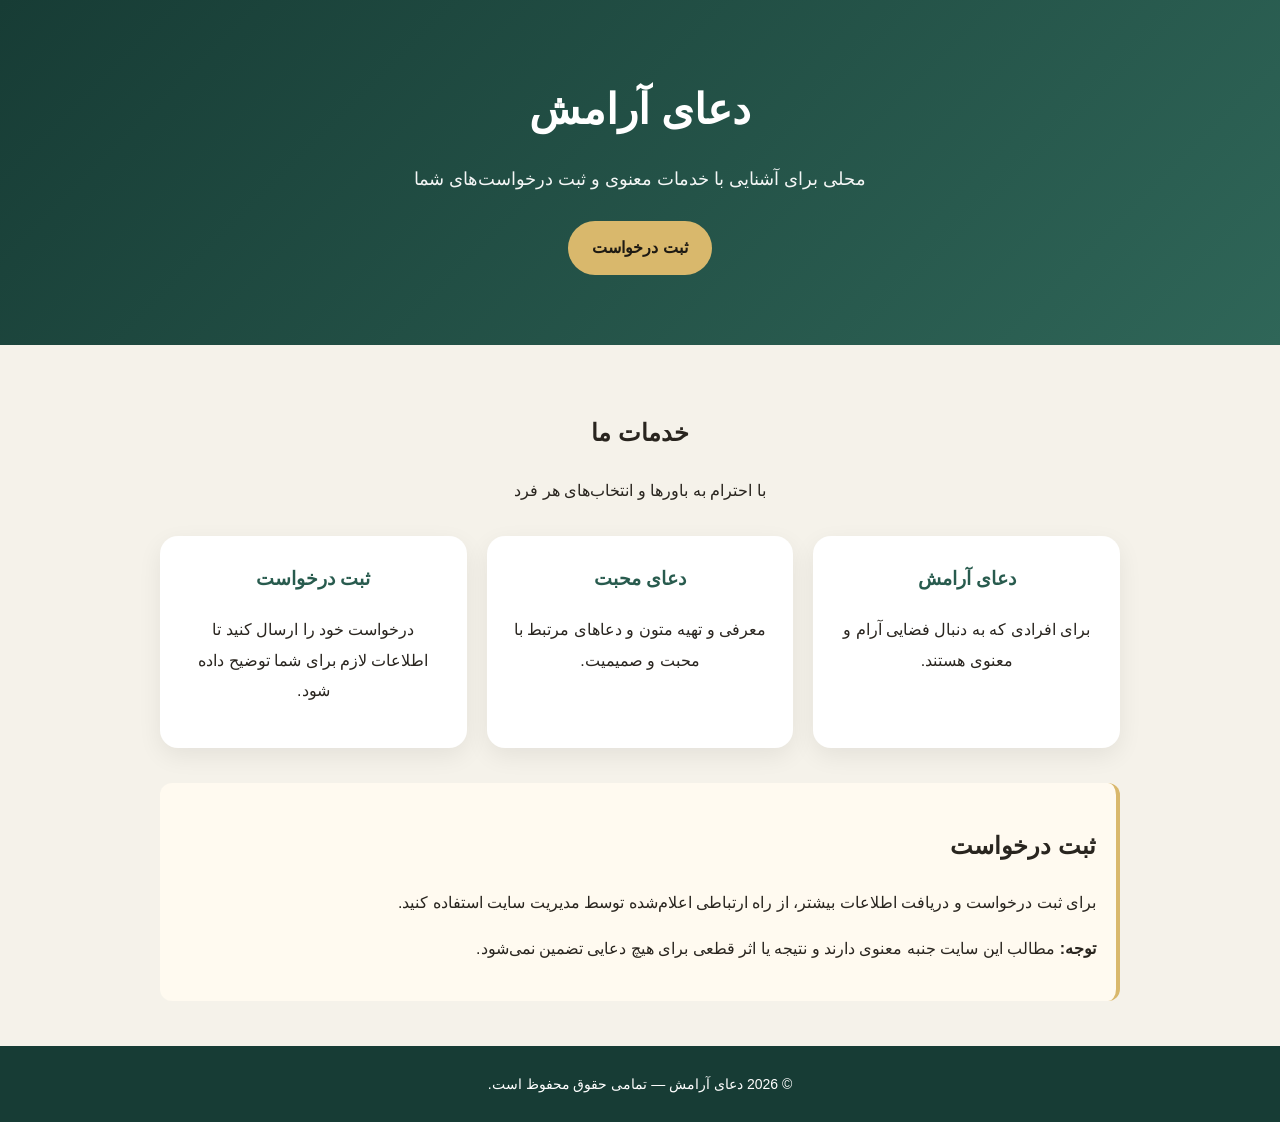
<file: index.html>
<!DOCTYPE html>
<html lang="fa" dir="rtl">
<head>
  <meta charset="UTF-8">
  <meta name="viewport" content="width=device-width, initial-scale=1.0">
  <title>دعای آرامش</title>
  <meta name="description" content="دعای آرامش - معرفی خدمات و ثبت درخواست">
  <style>
    * { box-sizing: border-box; }
    body {
      margin: 0;
      font-family: Tahoma, Arial, sans-serif;
      background: #f5f2ea;
      color: #29251f;
      line-height: 1.9;
    }
    header {
      background: linear-gradient(135deg, #173c35, #2f6658);
      color: white;
      padding: 70px 20px;
      text-align: center;
    }
    header h1 { margin: 0 0 12px; font-size: 42px; }
    header p { margin: 0 auto 25px; max-width: 650px; font-size: 18px; opacity: .95; }
    .btn {
      display: inline-block;
      padding: 12px 24px;
      border-radius: 30px;
      background: #d9b86c;
      color: #1e1a13;
      text-decoration: none;
      font-weight: bold;
    }
    main { max-width: 1000px; margin: auto; padding: 45px 20px; }
    .section-title { text-align: center; margin-bottom: 30px; }
    .cards {
      display: grid;
      grid-template-columns: repeat(auto-fit, minmax(220px, 1fr));
      gap: 20px;
    }
    .card {
      background: white;
      padding: 25px;
      border-radius: 18px;
      box-shadow: 0 8px 25px rgba(0,0,0,.07);
      text-align: center;
    }
    .card h3 { color: #285b4e; margin-top: 0; }
    .note {
      margin-top: 35px;
      padding: 20px;
      border-right: 4px solid #d9b86c;
      background: #fffaf0;
      border-radius: 12px;
    }
    footer {
      text-align: center;
      padding: 25px 15px;
      background: #173c35;
      color: white;
      font-size: 14px;
    }
    @media (max-width: 600px) {
      header h1 { font-size: 32px; }
      header { padding: 55px 18px; }
    }
  </style>
</head>
<body>

<header>
  <h1>دعای آرامش</h1>
  <p>محلی برای آشنایی با خدمات معنوی و ثبت درخواست‌های شما</p>
  <a class="btn" href="#request">ثبت درخواست</a>
</header>

<main>
  <section>
    <div class="section-title">
      <h2>خدمات ما</h2>
      <p>با احترام به باورها و انتخاب‌های هر فرد</p>
    </div>

    <div class="cards">
      <div class="card">
        <h3>دعای آرامش</h3>
        <p>برای افرادی که به دنبال فضایی آرام و معنوی هستند.</p>
      </div>

      <div class="card">
        <h3>دعای محبت</h3>
        <p>معرفی و تهیه متون و دعاهای مرتبط با محبت و صمیمیت.</p>
      </div>

      <div class="card">
        <h3>ثبت درخواست</h3>
        <p>درخواست خود را ارسال کنید تا اطلاعات لازم برای شما توضیح داده شود.</p>
      </div>
    </div>
  </section>

  <section id="request" class="note">
    <h2>ثبت درخواست</h2>
    <p>
      برای ثبت درخواست و دریافت اطلاعات بیشتر، از راه ارتباطی اعلام‌شده توسط
      مدیریت سایت استفاده کنید.
    </p>
    <p><strong>توجه:</strong> مطالب این سایت جنبه معنوی دارند و نتیجه یا اثر قطعی برای هیچ دعایی تضمین نمی‌شود.</p>
  </section>
</main>

<footer>
  © 2026 دعای آرامش — تمامی حقوق محفوظ است.
</footer>

</body>
</html>
</file>
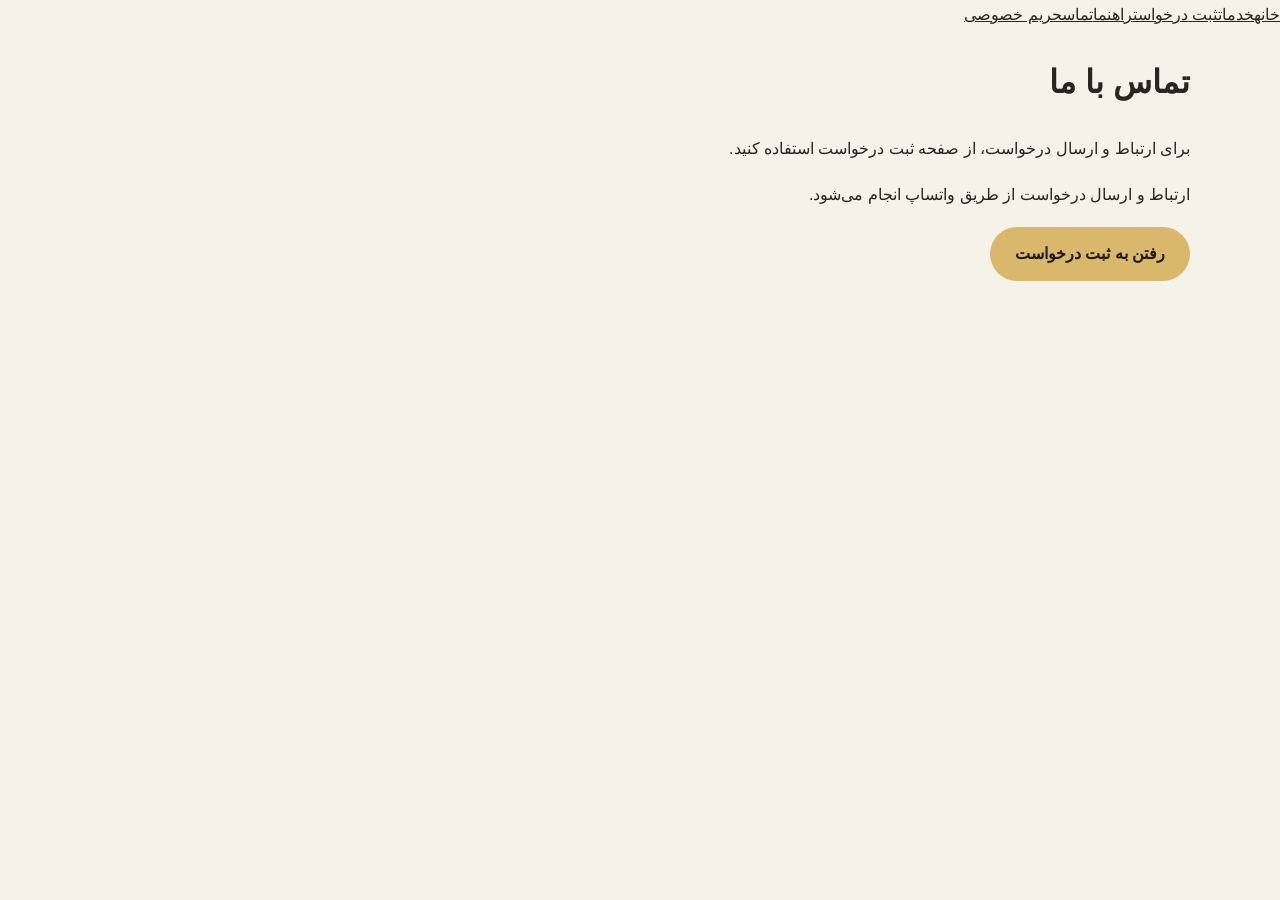
<file: contact-1.html>
<!DOCTYPE html><html lang="fa" dir="rtl"><head><meta charset="UTF-8"><meta name="viewport" content="width=device-width,initial-scale=1.0"><title>تماس با ما | دعای آرامش</title><link rel="stylesheet" href="style.css"></head><body><nav><a href="index.html">خانه</a><a href="services.html">خدمات</a><a href="request.html">ثبت درخواست</a><a href="guide.html">راهنما</a><a href="contact.html">تماس</a><a href="privacy.html">حریم خصوصی</a></nav><main class="container"><h1>تماس با ما</h1><p>برای ارتباط و ارسال درخواست، از صفحه ثبت درخواست استفاده کنید.</p><p>ارتباط و ارسال درخواست از طریق واتساپ انجام می‌شود.</p><a class="btn" href="request.html">رفتن به ثبت درخواست</a></main></body></html>
</file>
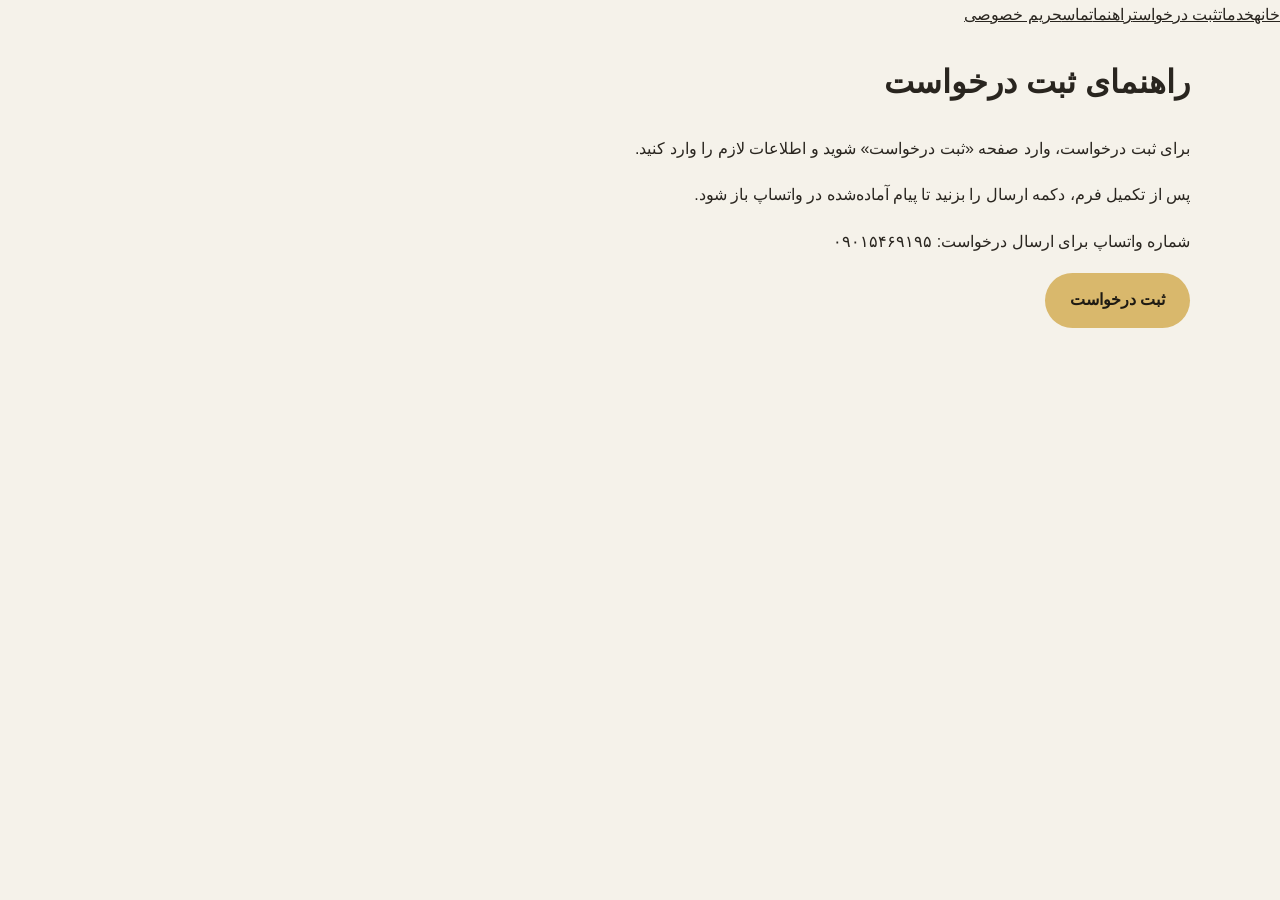
<file: guide.html>
<!DOCTYPE html><html lang="fa" dir="rtl"><head><meta charset="UTF-8"><meta name="viewport" content="width=device-width,initial-scale=1.0"><title>راهنما | دعای آرامش</title><link rel="stylesheet" href="style.css"></head><body><nav><a href="index.html">خانه</a><a href="services.html">خدمات</a><a href="request.html">ثبت درخواست</a><a href="guide.html">راهنما</a><a href="contact.html">تماس</a><a href="privacy.html">حریم خصوصی</a></nav><main class="container"><h1>راهنمای ثبت درخواست</h1><p>برای ثبت درخواست، وارد صفحه «ثبت درخواست» شوید و اطلاعات لازم را وارد کنید.</p><p>پس از تکمیل فرم، دکمه ارسال را بزنید تا پیام آماده‌شده در واتساپ باز شود.</p><p>شماره واتساپ برای ارسال درخواست: ۰۹۰۱۵۴۶۹۱۹۵</p><a class="btn" href="request.html">ثبت درخواست</a></main></body></html>
</file>
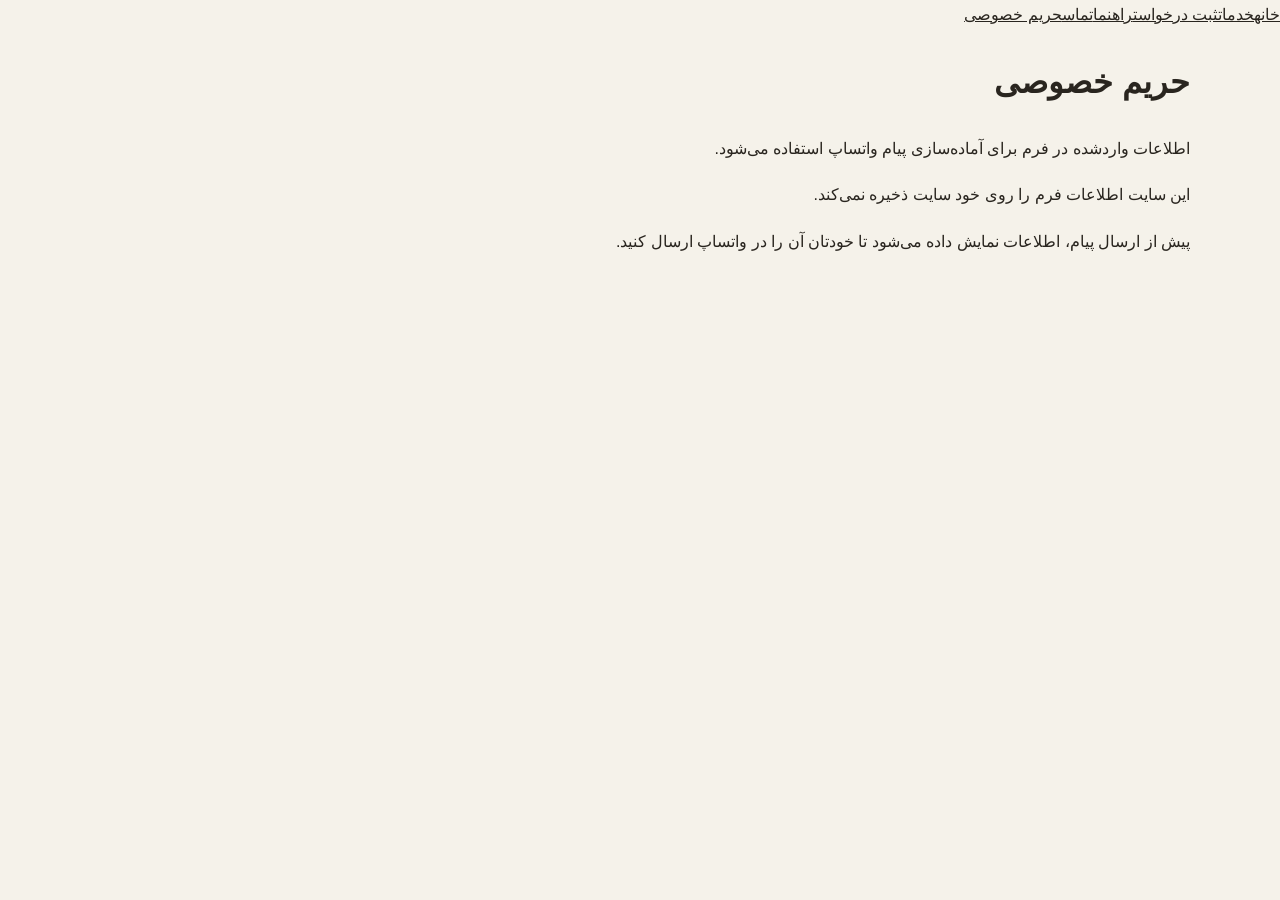
<file: privacy.html>
<!DOCTYPE html><html lang="fa" dir="rtl"><head><meta charset="UTF-8"><meta name="viewport" content="width=device-width,initial-scale=1.0"><title>حریم خصوصی | دعای آرامش</title><link rel="stylesheet" href="style.css"></head><body><nav><a href="index.html">خانه</a><a href="services.html">خدمات</a><a href="request.html">ثبت درخواست</a><a href="guide.html">راهنما</a><a href="contact.html">تماس</a><a href="privacy.html">حریم خصوصی</a></nav><main class="container"><h1>حریم خصوصی</h1><p>اطلاعات واردشده در فرم برای آماده‌سازی پیام واتساپ استفاده می‌شود.</p><p>این سایت اطلاعات فرم را روی خود سایت ذخیره نمی‌کند.</p><p>پیش از ارسال پیام، اطلاعات نمایش داده می‌شود تا خودتان آن را در واتساپ ارسال کنید.</p></main></body></html>
</file>
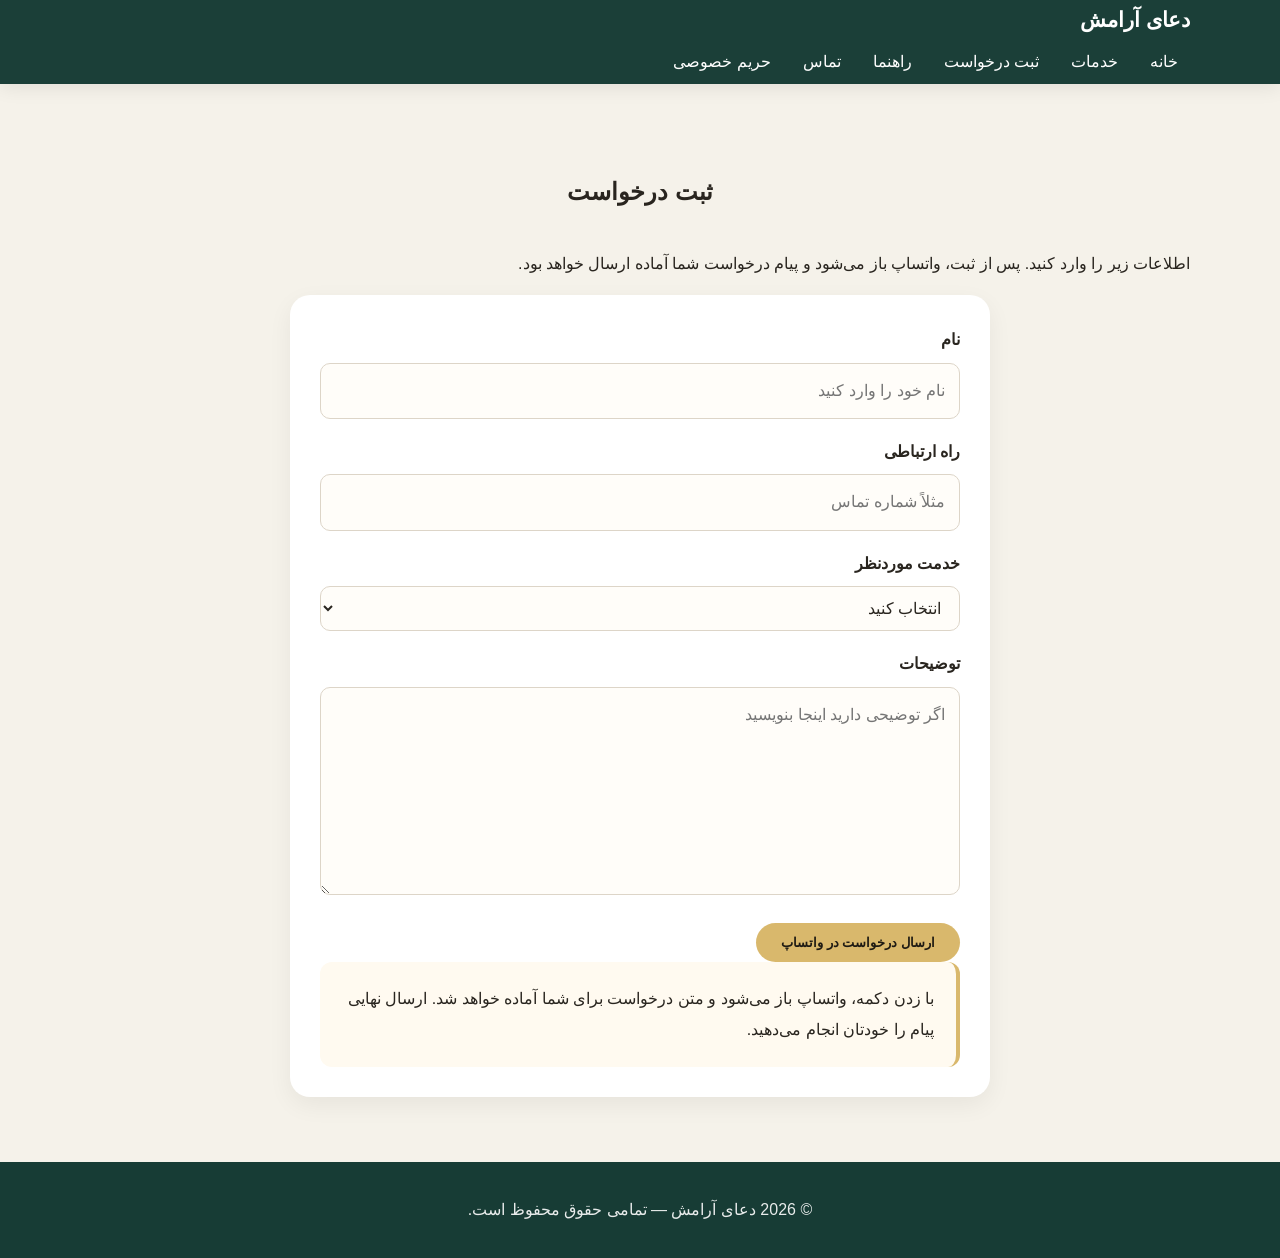
<file: request.html>
<!DOCTYPE html>
<html lang="fa" dir="rtl">
<head>
  <meta charset="UTF-8">
  <meta name="viewport" content="width=device-width, initial-scale=1.0">
  <title>ثبت درخواست | دعای آرامش</title>
  <link rel="stylesheet" href="style.css">
</head>
<body>

<nav class="navbar">
  <div class="container nav-inner">
    <a class="logo" href="index.html">دعای آرامش</a>
    <div class="nav-links">
      <a href="index.html">خانه</a>
      <a href="services.html">خدمات</a>
      <a href="request.html">ثبت درخواست</a>
      <a href="guide.html">راهنما</a>
      <a href="contact.html">تماس</a>
      <a href="privacy.html">حریم خصوصی</a>
    </div>
  </div>
</nav>

<section class="section">
  <div class="container">
    <h1 class="section-title">ثبت درخواست</h1>
    <p class="section-subtitle">
      اطلاعات زیر را وارد کنید. پس از ثبت، واتساپ باز می‌شود و پیام درخواست شما آماده ارسال خواهد بود.
    </p>

    <div class="form-box">
      <form id="requestForm">
        <div class="form-group">
          <label for="name">نام</label>
          <input id="name" name="name" type="text" required placeholder="نام خود را وارد کنید">
        </div>

        <div class="form-group">
          <label for="contact">راه ارتباطی</label>
          <input id="contact" name="contact" type="text" required placeholder="مثلاً شماره تماس">
        </div>

        <div class="form-group">
          <label for="service">خدمت موردنظر</label>
          <select id="service" name="service" required>
            <option value="">انتخاب کنید</option>
            <option>دعای گشایش کار</option>
            <option>دعای فروش ملک</option>
            <option>دعای زبان‌بندی خلق</option>
            <option>دعای مهر و محبت</option>
            <option>دعای بارداری</option>
            <option>دعای رفع نگرانی</option>
            <option>دعای خیر و برکت</option>
            <option>فال موکل‌دار</option>
            <option>سرکتاب</option>
          </select>
        </div>

        <div class="form-group">
          <label for="message">توضیحات</label>
          <textarea id="message" name="message" rows="6" placeholder="اگر توضیحی دارید اینجا بنویسید"></textarea>
        </div>

        <button class="btn" type="submit">ارسال درخواست در واتساپ</button>
      </form>

      <div class="note">
        با زدن دکمه، واتساپ باز می‌شود و متن درخواست برای شما آماده خواهد شد. ارسال نهایی پیام را خودتان انجام می‌دهید.
      </div>
    </div>
  </div>
</section>

<footer class="footer">
  <div class="container">
    <p>© 2026 دعای آرامش — تمامی حقوق محفوظ است.</p>
  </div>
</footer>

<script>
document.getElementById("requestForm").addEventListener("submit", function (event) {
  event.preventDefault();

  const name = document.getElementById("name").value.trim();
  const contact = document.getElementById("contact").value.trim();
  const service = document.getElementById("service").value;
  const message = document.getElementById("message").value.trim();

  const whatsappNumber = "989015469195";

  const text =
`سلام، برای ثبت درخواست از سایت «دعای آرامش» پیام می‌دهم.

نام: ${name}
راه ارتباطی: ${contact}
خدمت موردنظر: ${service}
توضیحات: ${message || "بدون توضیحات اضافی"}`;

  const whatsappUrl = "https://wa.me/" + whatsappNumber + "?text=" + encodeURIComponent(text);

  window.open(whatsappUrl, "_blank");
});
</script>

</body>
</html>
</file>
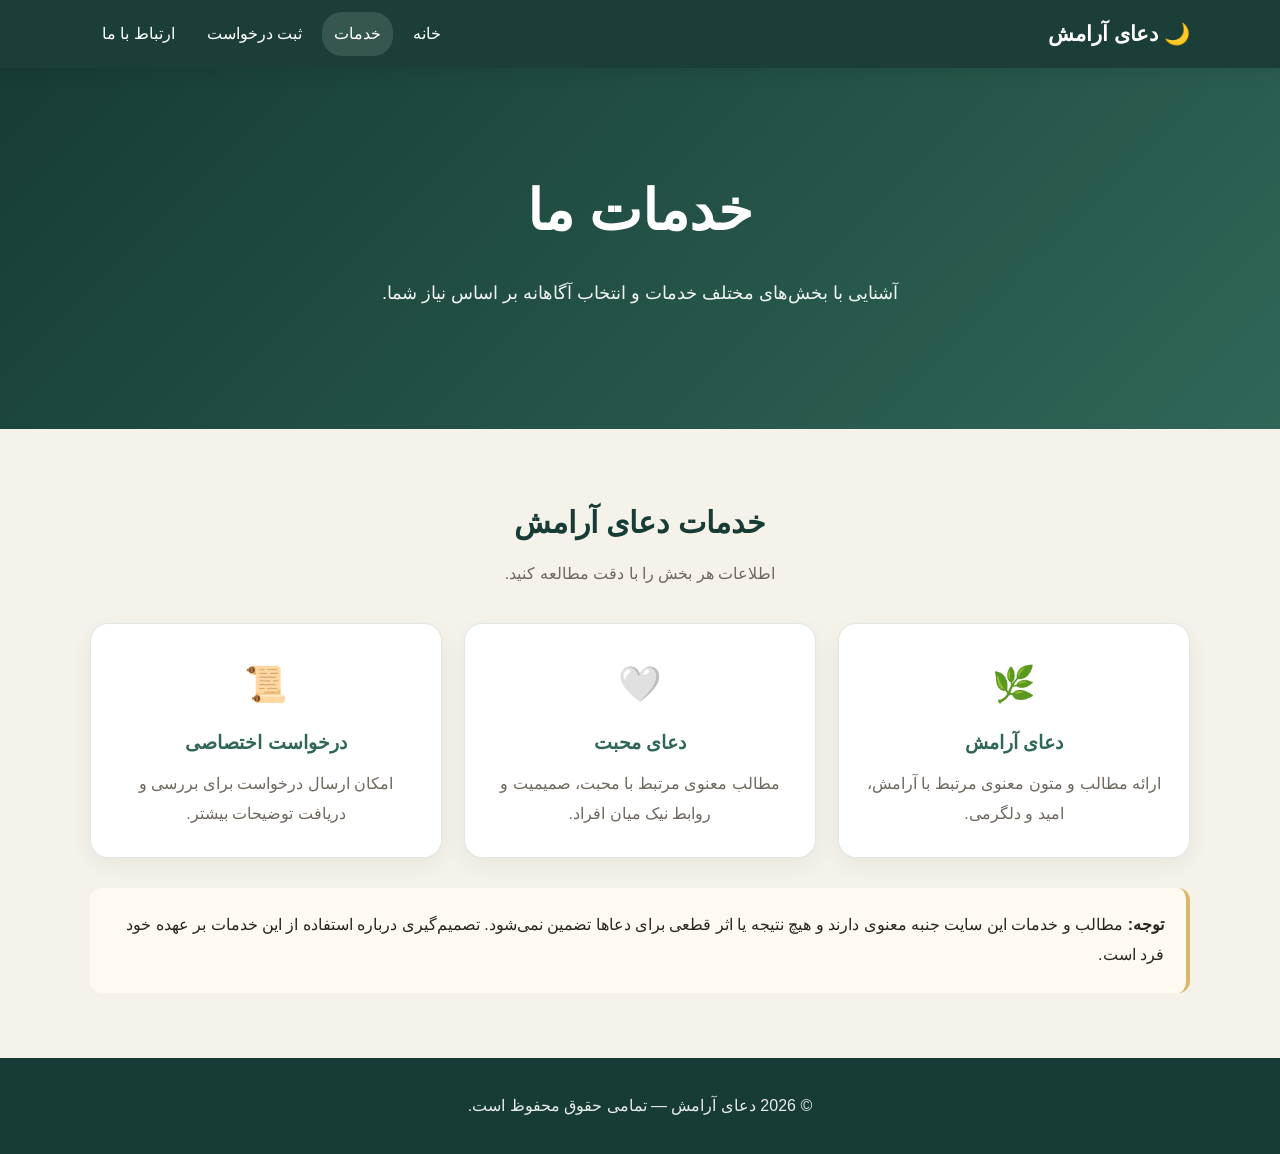
<file: services.html>
<!DOCTYPE html>
<html lang="fa" dir="rtl">
<head>
  <meta charset="UTF-8">
  <meta name="viewport" content="width=device-width, initial-scale=1.0">
  <title>خدمات | دعای آرامش</title>
  <meta name="description" content="خدمات سایت دعای آرامش">
  <link rel="stylesheet" href="style.css">
</head>
<body>

<nav class="navbar">
  <div class="container navbar-inner">
    <a class="logo" href="index.html">🌙 دعای آرامش</a>
    <div class="nav-links">
      <a href="index.html">خانه</a>
      <a class="active" href="services.html">خدمات</a>
      <a href="request.html">ثبت درخواست</a>
      <a href="contact.html">ارتباط با ما</a>
    </div>
  </div>
</nav>

<header class="hero">
  <h1>خدمات ما</h1>
  <p>آشنایی با بخش‌های مختلف خدمات و انتخاب آگاهانه بر اساس نیاز شما.</p>
</header>

<main>
  <section class="section">
    <div class="container">
      <div class="section-title">
        <h2>خدمات دعای آرامش</h2>
        <p>اطلاعات هر بخش را با دقت مطالعه کنید.</p>
      </div>

      <div class="cards">
        <div class="card">
          <div class="card-icon">🌿</div>
          <h3>دعای آرامش</h3>
          <p>ارائه مطالب و متون معنوی مرتبط با آرامش، امید و دلگرمی.</p>
        </div>

        <div class="card">
          <div class="card-icon">🤍</div>
          <h3>دعای محبت</h3>
          <p>مطالب معنوی مرتبط با محبت، صمیمیت و روابط نیک میان افراد.</p>
        </div>

        <div class="card">
          <div class="card-icon">📜</div>
          <h3>درخواست اختصاصی</h3>
          <p>امکان ارسال درخواست برای بررسی و دریافت توضیحات بیشتر.</p>
        </div>
      </div>

      <div class="note" style="margin-top: 30px;">
        <strong>توجه:</strong>
        مطالب و خدمات این سایت جنبه معنوی دارند و هیچ نتیجه یا اثر قطعی برای
        دعاها تضمین نمی‌شود. تصمیم‌گیری درباره استفاده از این خدمات بر عهده خود فرد است.
      </div>
    </div>
  </section>
</main>

<footer>
  <p>© 2026 دعای آرامش — تمامی حقوق محفوظ است.</p>
</footer>

</body>
</html>
</file>
<file: style.css>
/* استایل اصلی سایت «دعای آرامش» */
:root {
  --green-dark: #173c35;
  --green: #2f6658;
  --cream: #f5f2ea;
  --gold: #d9b86c;
  --text: #29251f;
  --white: #ffffff;
  --muted: #6e685e;
  --border: rgba(23, 60, 53, 0.12);
}

* {
  box-sizing: border-box;
}

html {
  scroll-behavior: smooth;
}

body {
  margin: 0;
  direction: rtl;
  font-family: Tahoma, Arial, sans-serif;
  background: var(--cream);
  color: var(--text);
  line-height: 1.9;
}

a {
  color: inherit;
}

.container {
  width: min(1100px, calc(100% - 32px));
  margin: 0 auto;
}

/* نوار بالای سایت */
.navbar {
  background: rgba(23, 60, 53, 0.98);
  color: var(--white);
  position: sticky;
  top: 0;
  z-index: 100;
  box-shadow: 0 4px 18px rgba(0, 0, 0, 0.08);
}

.navbar-inner {
  min-height: 68px;
  display: flex;
  align-items: center;
  justify-content: space-between;
  gap: 20px;
}

.logo {
  text-decoration: none;
  font-size: 21px;
  font-weight: bold;
}

.nav-links {
  display: flex;
  align-items: center;
  gap: 8px;
  flex-wrap: wrap;
}

.nav-links a {
  text-decoration: none;
  padding: 7px 12px;
  border-radius: 20px;
  transition: 0.2s;
}

.nav-links a:hover,
.nav-links a.active {
  background: rgba(255, 255, 255, 0.12);
}

/* بخش اصلی */
.hero {
  background: linear-gradient(135deg, var(--green-dark), var(--green));
  color: var(--white);
  text-align: center;
  padding: 90px 20px;
}

.hero h1 {
  margin: 0 0 12px;
  font-size: clamp(34px, 7vw, 56px);
}

.hero p {
  max-width: 680px;
  margin: 0 auto 28px;
  font-size: 18px;
  opacity: 0.94;
}

.btn {
  display: inline-block;
  border: 0;
  padding: 12px 25px;
  border-radius: 30px;
  background: var(--gold);
  color: #1e1a13;
  text-decoration: none;
  font-weight: bold;
  cursor: pointer;
  transition: transform 0.2s, box-shadow 0.2s;
}

.btn:hover {
  transform: translateY(-2px);
  box-shadow: 0 8px 18px rgba(0, 0, 0, 0.14);
}

.btn-outline {
  background: transparent;
  color: var(--white);
  border: 1px solid rgba(255, 255, 255, 0.65);
  margin-right: 8px;
}

/* بخش‌ها */
.section {
  padding: 65px 0;
}

.section-title {
  text-align: center;
  margin-bottom: 34px;
}

.section-title h2 {
  margin: 0 0 8px;
  color: var(--green-dark);
  font-size: 30px;
}

.section-title p {
  margin: 0;
  color: var(--muted);
}

/* کارت‌ها */
.cards {
  display: grid;
  grid-template-columns: repeat(3, 1fr);
  gap: 22px;
}

.card {
  background: var(--white);
  border: 1px solid var(--border);
  border-radius: 18px;
  padding: 27px;
  text-align: center;
  box-shadow: 0 8px 25px rgba(0, 0, 0, 0.055);
  transition: transform 0.2s, box-shadow 0.2s;
}

.card:hover {
  transform: translateY(-4px);
  box-shadow: 0 13px 30px rgba(0, 0, 0, 0.09);
}

.card-icon {
  font-size: 35px;
  margin-bottom: 8px;
}

.card h3 {
  margin: 0 0 8px;
  color: var(--green);
}

.card p {
  margin: 0;
  color: var(--muted);
}

/* باکس اطلاع‌رسانی */
.note {
  background: #fffaf0;
  border-right: 4px solid var(--gold);
  border-radius: 12px;
  padding: 22px;
}

/* فرم */
.form-box {
  max-width: 700px;
  margin: 0 auto;
  background: var(--white);
  padding: 30px;
  border-radius: 20px;
  box-shadow: 0 8px 25px rgba(0, 0, 0, 0.06);
}

.form-group {
  margin-bottom: 18px;
}

.form-group label {
  display: block;
  margin-bottom: 7px;
  font-weight: bold;
}

.form-group input,
.form-group textarea,
.form-group select {
  width: 100%;
  padding: 12px 14px;
  border: 1px solid #ddd5c8;
  border-radius: 10px;
  background: #fffdf9;
  color: var(--text);
  font: inherit;
  outline: none;
}

.form-group input:focus,
.form-group textarea:focus,
.form-group select:focus {
  border-color: var(--green);
}

.form-group textarea {
  min-height: 140px;
  resize: vertical;
}

/* فوتر */
footer {
  background: var(--green-dark);
  color: var(--white);
  text-align: center;
  padding: 28px 15px;
}

footer p {
  margin: 5px 0;
  opacity: 0.9;
}

/* نمایش موبایل */
@media (max-width: 760px) {
  .navbar-inner {
    padding: 12px 0;
    flex-direction: column;
  }

  .nav-links {
    justify-content: center;
  }

  .hero {
    padding: 65px 18px;
  }

  .hero p {
    font-size: 16px;
  }

  .cards {
    grid-template-columns: 1fr;
  }

  .section {
    padding: 48px 0;
  }

  .btn-outline {
    margin-right: 0;
    margin-top: 8px;
  }
}
</file>
